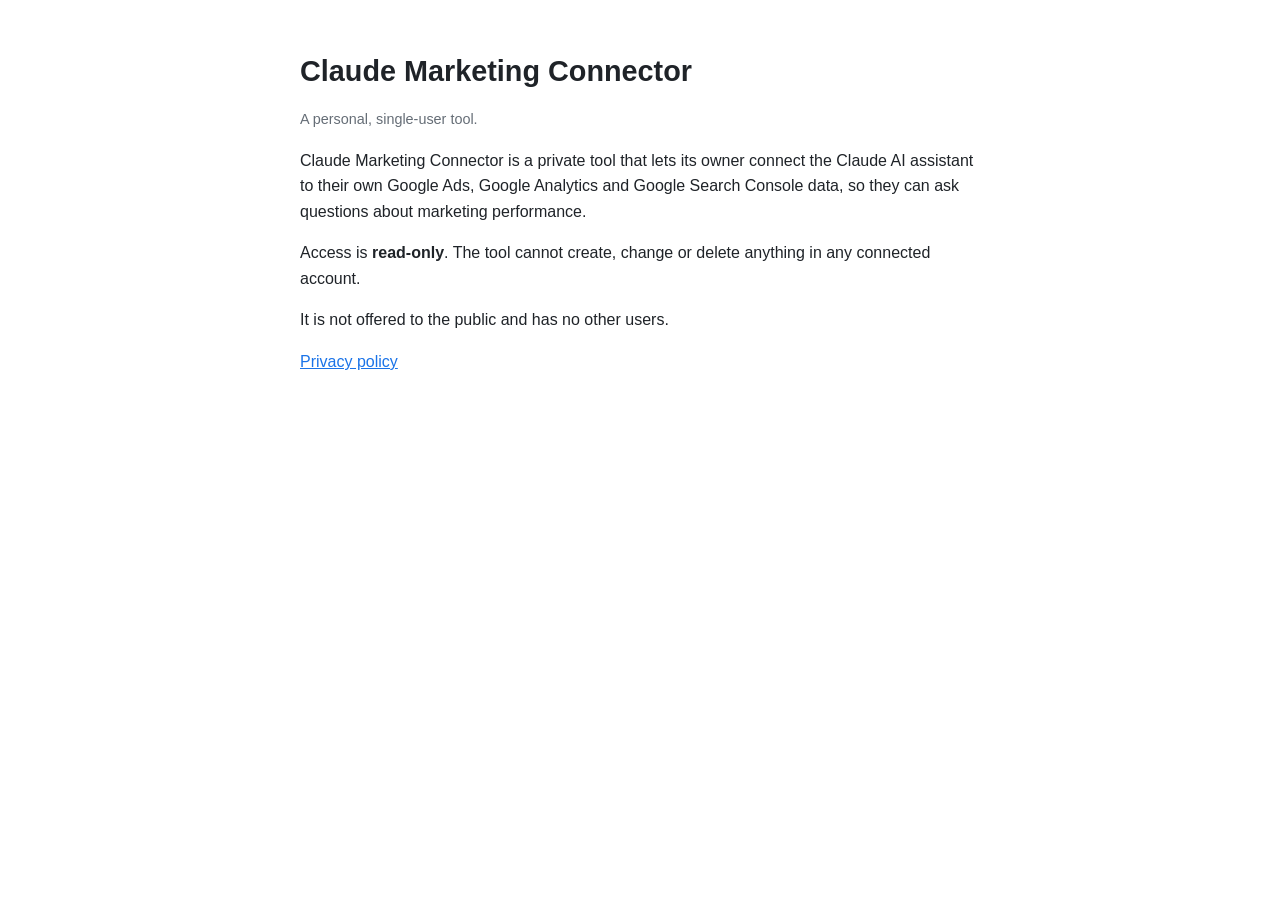
<file: index.html>
<!doctype html>
<html lang="en"><head><meta charset="utf-8"><meta name="viewport" content="width=device-width,initial-scale=1">
<title>Claude Marketing Connector</title><link rel="stylesheet" href="style.css"></head>
<body>
<h1>Claude Marketing Connector</h1>
<p class="muted">A personal, single-user tool.</p>
<p>Claude Marketing Connector is a private tool that lets its owner connect the Claude AI assistant to their own Google Ads, Google Analytics and Google Search Console data, so they can ask questions about marketing performance.</p>
<p>Access is <strong>read-only</strong>. The tool cannot create, change or delete anything in any connected account.</p>
<p>It is not offered to the public and has no other users.</p>
<p><a href="privacy.html">Privacy policy</a></p>
</body></html>
</file>
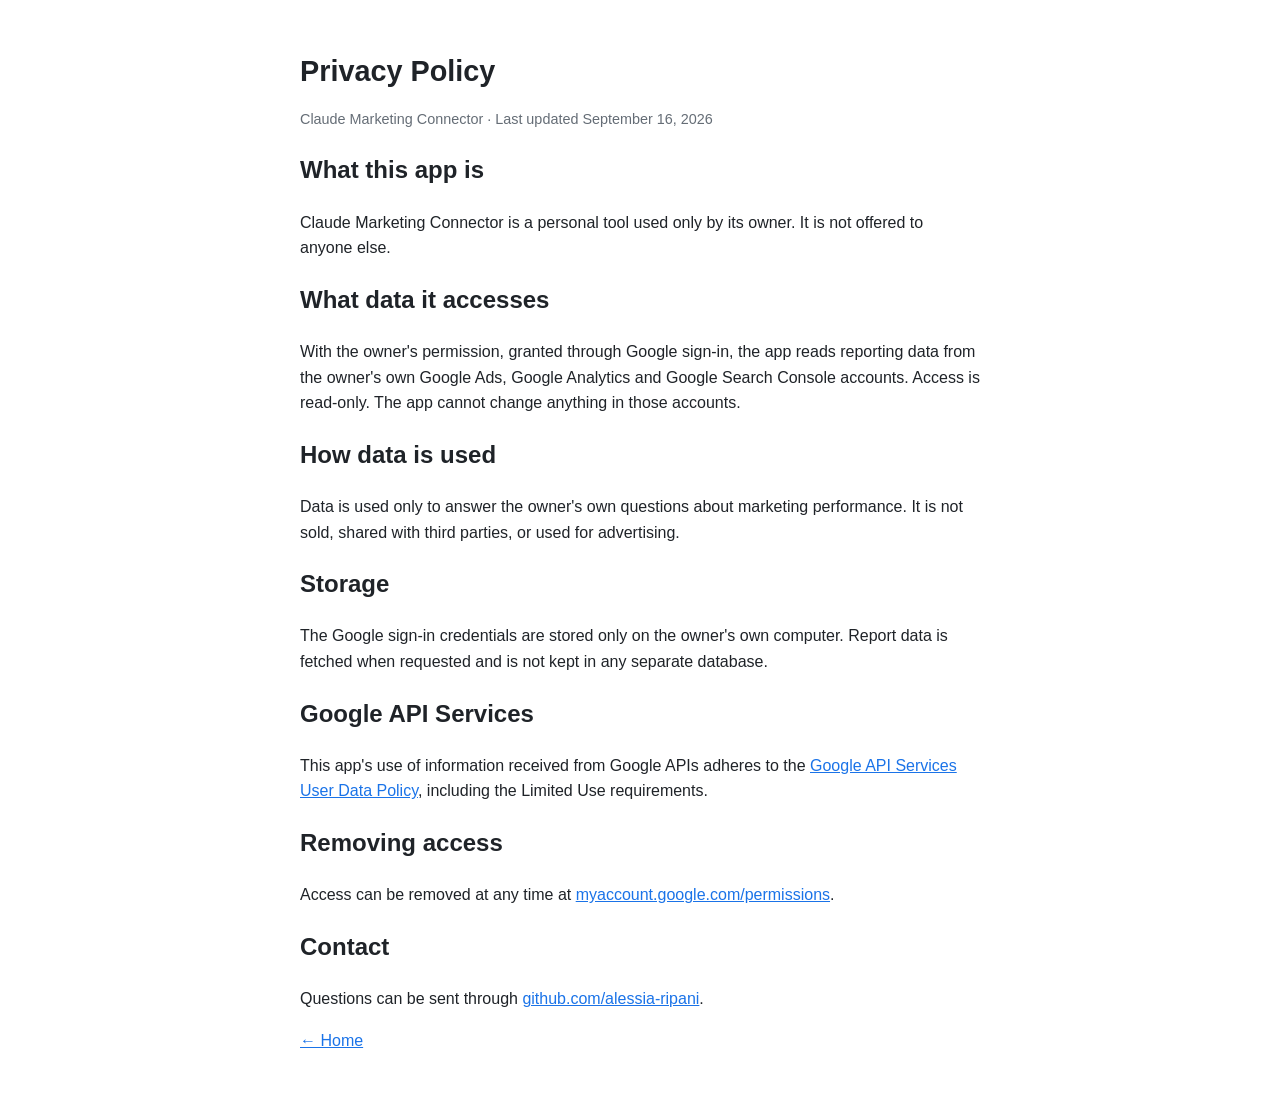
<file: privacy.html>
<!doctype html>
<html lang="en"><head><meta charset="utf-8"><meta name="viewport" content="width=device-width,initial-scale=1">
<title>Privacy Policy</title><link rel="stylesheet" href="style.css"></head>
<body>
<h1>Privacy Policy</h1>
<p class="muted">Claude Marketing Connector · Last updated September 16, 2026</p>
<h2>What this app is</h2>
<p>Claude Marketing Connector is a personal tool used only by its owner. It is not offered to anyone else.</p>
<h2>What data it accesses</h2>
<p>With the owner's permission, granted through Google sign-in, the app reads reporting data from the owner's own Google Ads, Google Analytics and Google Search Console accounts. Access is read-only. The app cannot change anything in those accounts.</p>
<h2>How data is used</h2>
<p>Data is used only to answer the owner's own questions about marketing performance. It is not sold, shared with third parties, or used for advertising.</p>
<h2>Storage</h2>
<p>The Google sign-in credentials are stored only on the owner's own computer. Report data is fetched when requested and is not kept in any separate database.</p>
<h2>Google API Services</h2>
<p>This app's use of information received from Google APIs adheres to the <a href="https://developers.google.com/terms/api-services-user-data-policy">Google API Services User Data Policy</a>, including the Limited Use requirements.</p>
<h2>Removing access</h2>
<p>Access can be removed at any time at <a href="https://myaccount.google.com/permissions">myaccount.google.com/permissions</a>.</p>
<h2>Contact</h2>
<p>Questions can be sent through <a href="https://github.com/alessia-ripani">github.com/alessia-ripani</a>.</p>
<p><a href="index.html">← Home</a></p>
</body></html>
</file>
<file: style.css>
body{font-family:-apple-system,Segoe UI,Roboto,Arial,sans-serif;max-width:680px;margin:48px auto;padding:0 16px;line-height:1.6;color:#1f2328;background:#fff}
h1{font-size:1.8rem;margin-bottom:.25rem}a{color:#1a73e8}.muted{color:#656d76;font-size:.9rem}
</file>
